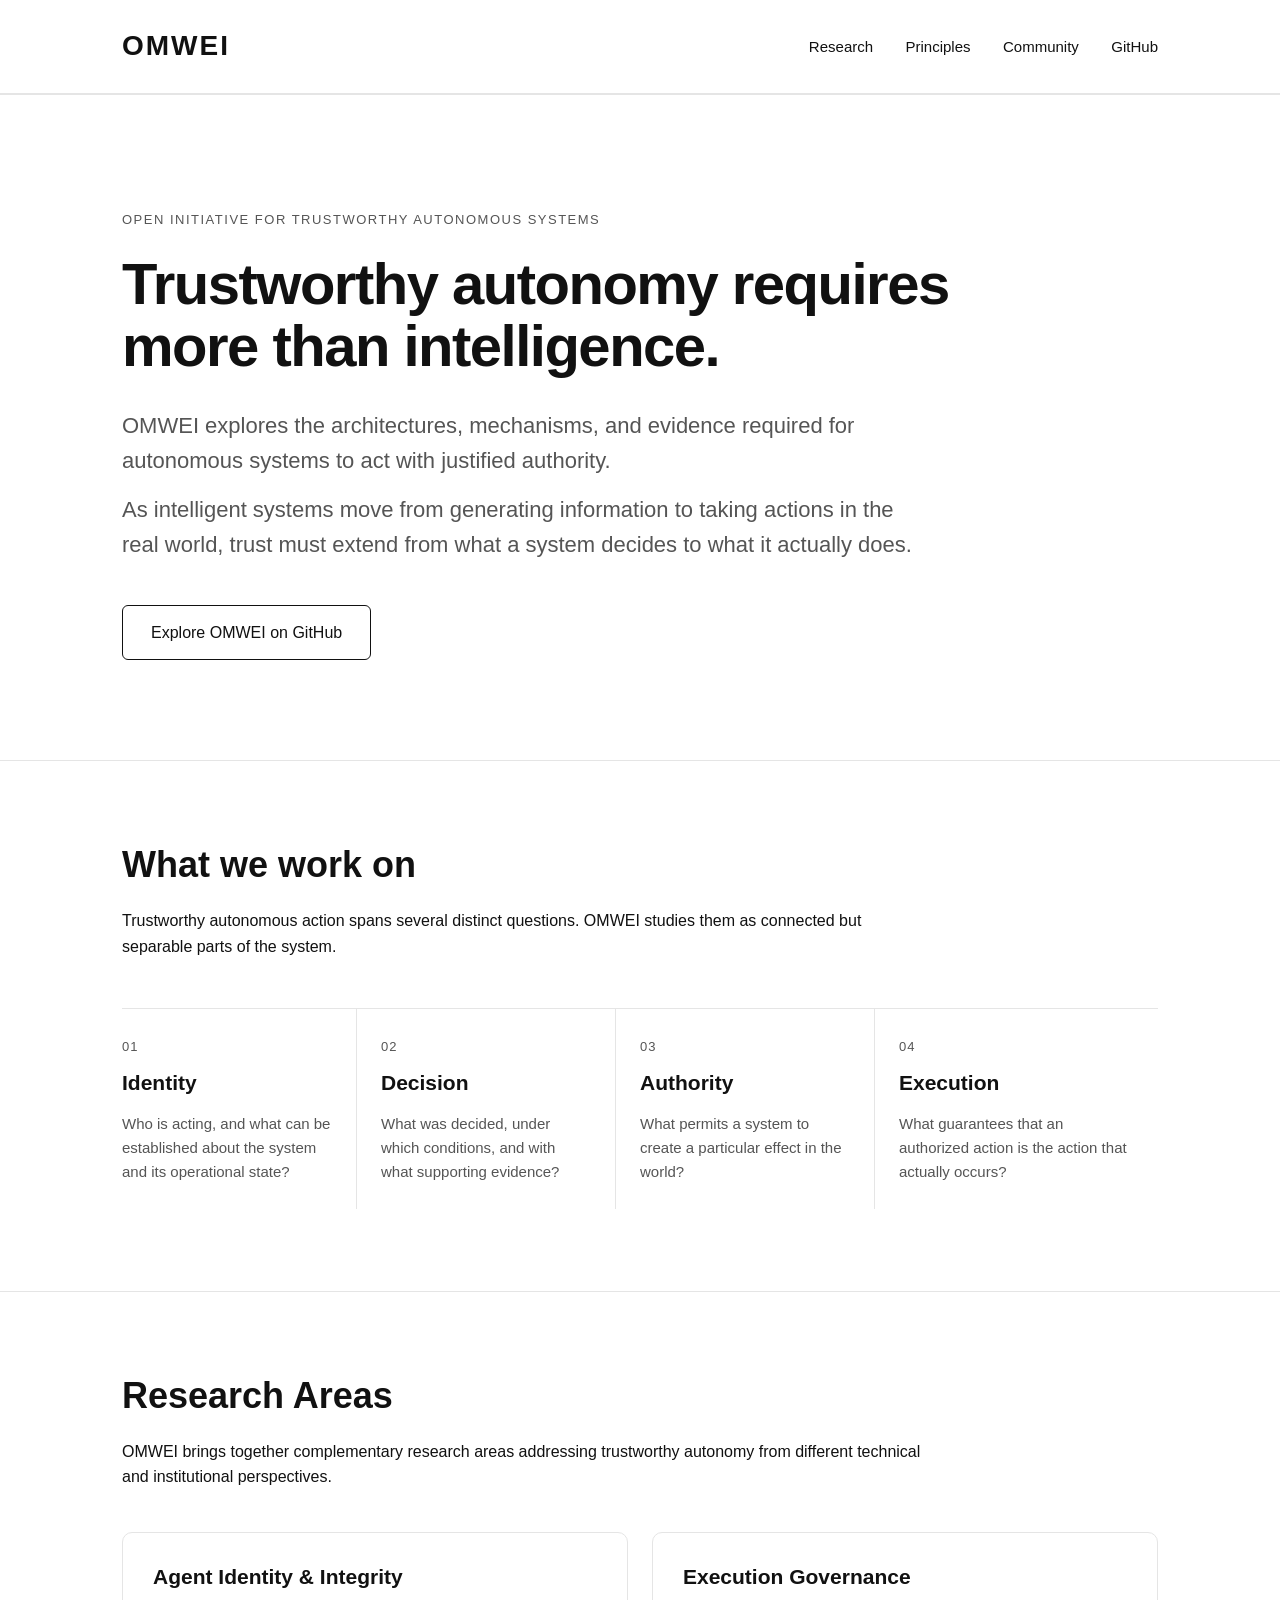
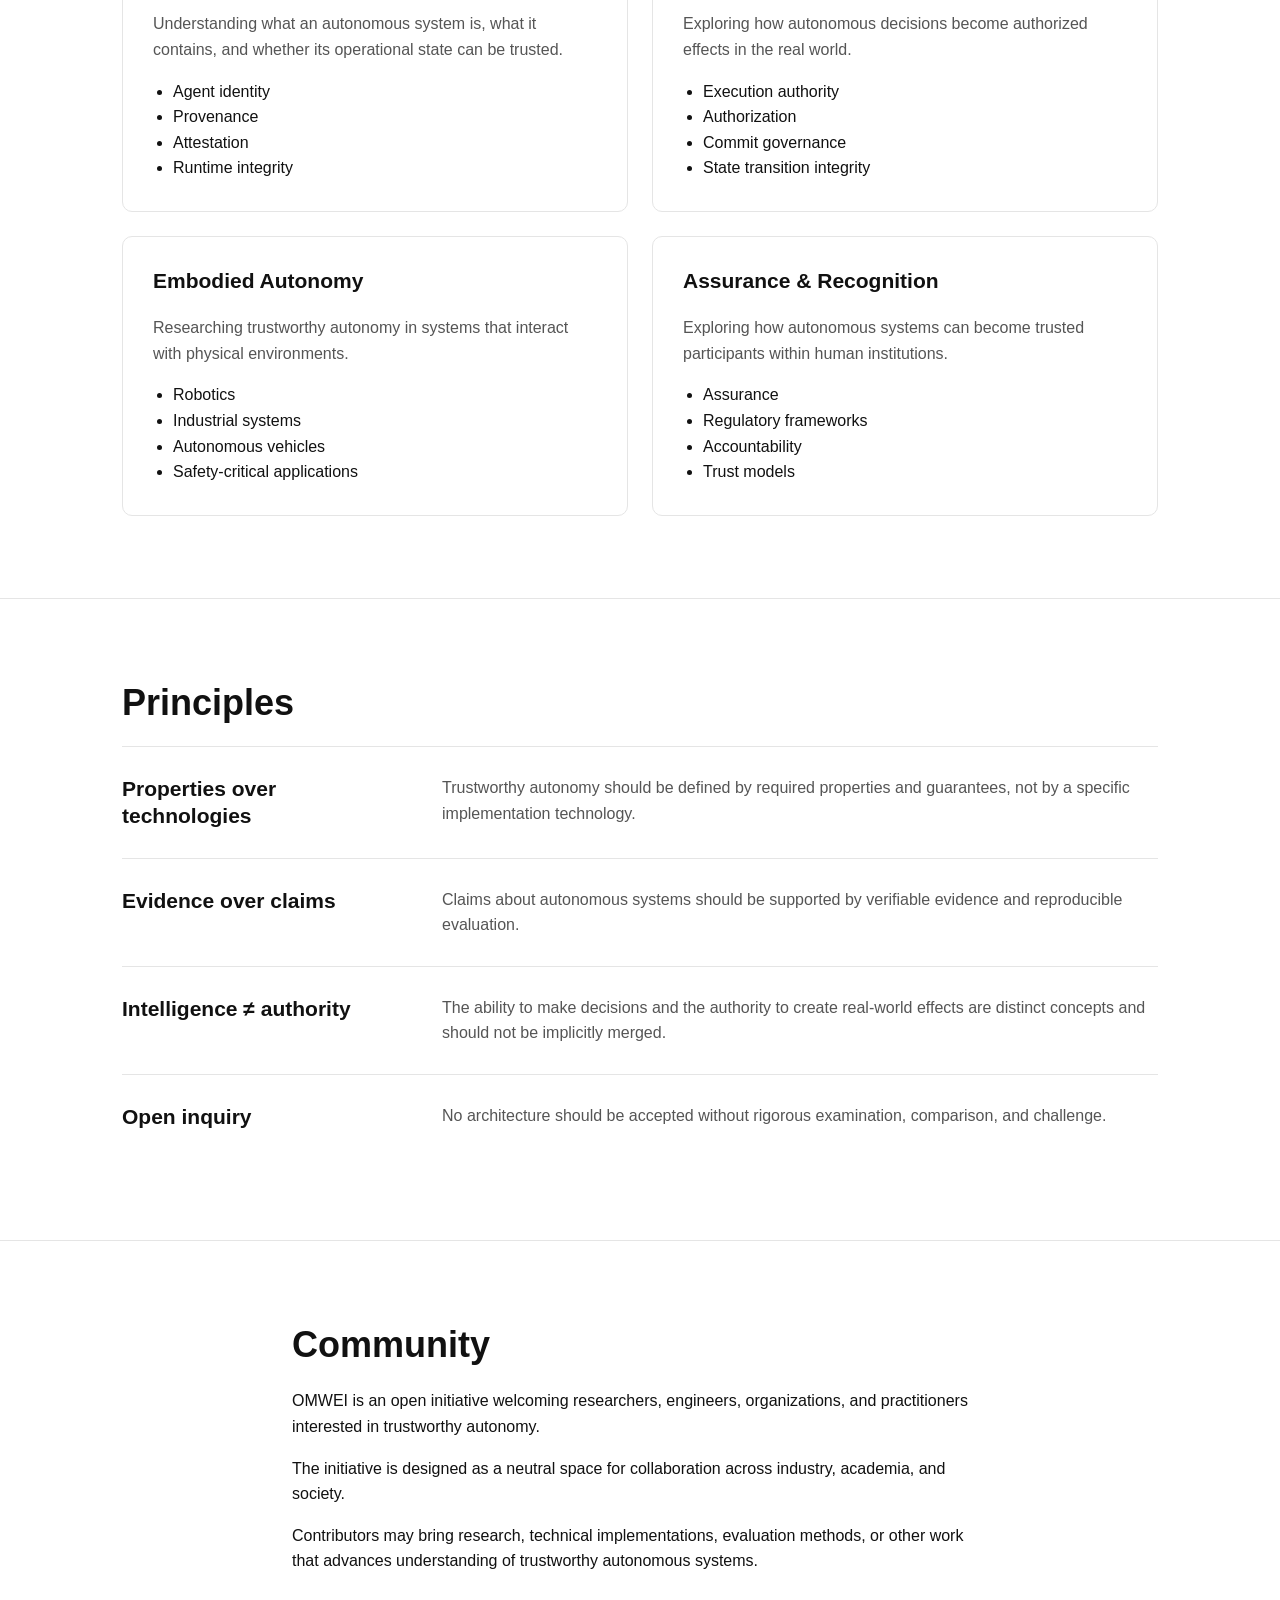
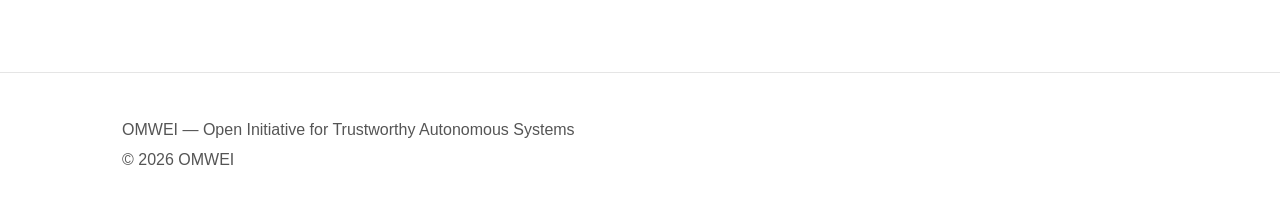
<file: index.html>
<!DOCTYPE html>
<html lang="en">
<head>
<meta charset="UTF-8">
<meta name="viewport" content="width=device-width, initial-scale=1.0">

<title>OMWEI — Open Initiative for Trustworthy Autonomous Systems</title>

<meta name="description" content="OMWEI explores the architectures, mechanisms, and evidence required for autonomous systems to act with justified authority.">

<style>
:root {
    --bg: #ffffff;
    --text: #111111;
    --muted: #555555;
    --line: #e5e5e5;
    --accent: #111111;
}

* { box-sizing: border-box; }

html { scroll-behavior: smooth; }

body {
    margin: 0;
    font-family: Inter, Arial, Helvetica, sans-serif;
    color: var(--text);
    background: var(--bg);
    line-height: 1.6;
}

.container {
    max-width: 1100px;
    margin: auto;
    padding: 0 32px;
}

header {
    border-bottom: 1px solid var(--line);
    padding: 24px 0;
}

.nav {
    display: flex;
    justify-content: space-between;
    align-items: center;
}

.logo {
    font-size: 28px;
    font-weight: 700;
    letter-spacing: 2px;
}

nav a {
    margin-left: 28px;
    text-decoration: none;
    color: var(--text);
    font-size: 15px;
}

.hero { padding: 115px 0 100px; }

.eyebrow {
    font-size: 13px;
    letter-spacing: 1.5px;
    text-transform: uppercase;
    color: var(--muted);
    margin-bottom: 22px;
}

.hero h1 {
    font-size: 58px;
    line-height: 1.08;
    max-width: 900px;
    margin: 0 0 30px;
    letter-spacing: -1.5px;
}

.hero p {
    font-size: 22px;
    max-width: 800px;
    color: var(--muted);
    margin: 0 0 14px;
}

section {
    padding: 82px 0;
    border-top: 1px solid var(--line);
}

h2 {
    font-size: 36px;
    line-height: 1.2;
    margin: 0 0 22px;
}

h3 {
    font-size: 21px;
    line-height: 1.3;
}

p { max-width: 800px; }

.button {
    display: inline-block;
    margin-top: 28px;
    padding: 14px 28px;
    border: 1px solid #111;
    text-decoration: none;
    color: #111;
    border-radius: 6px;
}

.dimensions {
    display: grid;
    grid-template-columns: repeat(4, 1fr);
    gap: 0;
    margin-top: 48px;
    border-top: 1px solid var(--line);
}

.dimension {
    padding: 28px 24px 10px 0;
    margin-right: 24px;
    border-right: 1px solid var(--line);
}

.dimension:last-child {
    border-right: 0;
    margin-right: 0;
}

.dimension .number {
    font-size: 13px;
    color: var(--muted);
    letter-spacing: 1px;
}

.dimension h3 { margin: 12px 0 10px; }

.dimension p {
    color: var(--muted);
    font-size: 15px;
}

.grid {
    display: grid;
    grid-template-columns: repeat(2, 1fr);
    gap: 24px;
    margin-top: 42px;
}

.card {
    border: 1px solid var(--line);
    padding: 30px;
    border-radius: 10px;
}

.card h3 { margin-top: 0; }

.card p { color: var(--muted); }

.card ul {
    padding-left: 20px;
    margin-bottom: 0;
}

.principle {
    display: grid;
    grid-template-columns: 280px 1fr;
    gap: 40px;
    padding: 28px 0;
    border-top: 1px solid var(--line);
}

.principle h3 {
    margin: 0;
}

.principle p {
    margin: 0;
    color: var(--muted);
}

.community-copy {
    max-width: 760px;
}

footer {
    border-top: 1px solid var(--line);
    padding: 40px 0;
    color: var(--muted);
}

footer p { margin: 4px 0; }

@media(max-width:800px){
    .hero h1 { font-size: 44px; }
    .dimensions { grid-template-columns: repeat(2, 1fr); }
    .dimension:nth-child(2) { border-right: 0; }
    .principle { grid-template-columns: 1fr; gap: 8px; }
}

@media(max-width:600px){
    .container { padding: 0 22px; }
    header { padding: 20px 0; }
    nav { display: none; }
    .hero { padding: 78px 0 70px; }
    .hero h1 { font-size: 38px; letter-spacing: -0.8px; }
    .hero p { font-size: 19px; }
    section { padding: 64px 0; }
    h2 { font-size: 31px; }
    .dimensions, .grid { grid-template-columns: 1fr; }
    .dimension {
        border-right: 0;
        border-bottom: 1px solid var(--line);
        padding: 24px 0;
        margin-right: 0;
    }
    .dimension:last-child { border-bottom: 0; }
    .card { padding: 24px; }
}
</style>
</head>

<body>
<header>
<div class="container nav">
<div class="logo">OMWEI</div>
<nav>
<a href="#research">Research</a>
<a href="#principles">Principles</a>
<a href="#community">Community</a>
<a href="https://github.com/omwei-org">GitHub</a>
</nav>
</div>
</header>

<main>
<section class="hero">
<div class="container">
<div class="eyebrow">Open Initiative for Trustworthy Autonomous Systems</div>
<h1>Trustworthy autonomy requires more than intelligence.</h1>
<p>OMWEI explores the architectures, mechanisms, and evidence required for autonomous systems to act with justified authority.</p>
<p>As intelligent systems move from generating information to taking actions in the real world, trust must extend from what a system decides to what it actually does.</p>
<a class="button" href="https://github.com/omwei-org">Explore OMWEI on GitHub</a>
</div>
</section>

<section id="research">
<div class="container">
<h2>What we work on</h2>
<p>Trustworthy autonomous action spans several distinct questions. OMWEI studies them as connected but separable parts of the system.</p>

<div class="dimensions">
<div class="dimension">
<div class="number">01</div>
<h3>Identity</h3>
<p>Who is acting, and what can be established about the system and its operational state?</p>
</div>
<div class="dimension">
<div class="number">02</div>
<h3>Decision</h3>
<p>What was decided, under which conditions, and with what supporting evidence?</p>
</div>
<div class="dimension">
<div class="number">03</div>
<h3>Authority</h3>
<p>What permits a system to create a particular effect in the world?</p>
</div>
<div class="dimension">
<div class="number">04</div>
<h3>Execution</h3>
<p>What guarantees that an authorized action is the action that actually occurs?</p>
</div>
</div>
</div>
</section>

<section>
<div class="container">
<h2>Research Areas</h2>
<p>OMWEI brings together complementary research areas addressing trustworthy autonomy from different technical and institutional perspectives.</p>

<div class="grid">
<div class="card">
<h3>Agent Identity & Integrity</h3>
<p>Understanding what an autonomous system is, what it contains, and whether its operational state can be trusted.</p>
<ul>
<li>Agent identity</li>
<li>Provenance</li>
<li>Attestation</li>
<li>Runtime integrity</li>
</ul>
</div>

<div class="card">
<h3>Execution Governance</h3>
<p>Exploring how autonomous decisions become authorized effects in the real world.</p>
<ul>
<li>Execution authority</li>
<li>Authorization</li>
<li>Commit governance</li>
<li>State transition integrity</li>
</ul>
</div>

<div class="card">
<h3>Embodied Autonomy</h3>
<p>Researching trustworthy autonomy in systems that interact with physical environments.</p>
<ul>
<li>Robotics</li>
<li>Industrial systems</li>
<li>Autonomous vehicles</li>
<li>Safety-critical applications</li>
</ul>
</div>

<div class="card">
<h3>Assurance & Recognition</h3>
<p>Exploring how autonomous systems can become trusted participants within human institutions.</p>
<ul>
<li>Assurance</li>
<li>Regulatory frameworks</li>
<li>Accountability</li>
<li>Trust models</li>
</ul>
</div>
</div>
</div>
</section>

<section id="principles">
<div class="container">
<h2>Principles</h2>

<div class="principle">
<h3>Properties over technologies</h3>
<p>Trustworthy autonomy should be defined by required properties and guarantees, not by a specific implementation technology.</p>
</div>

<div class="principle">
<h3>Evidence over claims</h3>
<p>Claims about autonomous systems should be supported by verifiable evidence and reproducible evaluation.</p>
</div>

<div class="principle">
<h3>Intelligence ≠ authority</h3>
<p>The ability to make decisions and the authority to create real-world effects are distinct concepts and should not be implicitly merged.</p>
</div>

<div class="principle">
<h3>Open inquiry</h3>
<p>No architecture should be accepted without rigorous examination, comparison, and challenge.</p>
</div>
</div>
</section>

<section id="community">
<div class="container community-copy">
<h2>Community</h2>
<p>OMWEI is an open initiative welcoming researchers, engineers, organizations, and practitioners interested in trustworthy autonomy.</p>
<p>The initiative is designed as a neutral space for collaboration across industry, academia, and society.</p>
<p>Contributors may bring research, technical implementations, evaluation methods, or other work that advances understanding of trustworthy autonomous systems.</p>
</div>
</section>
</main>

<footer>
<div class="container">
<p>OMWEI — Open Initiative for Trustworthy Autonomous Systems</p>
<p>© 2026 OMWEI</p>
</div>
</footer>
</body>
</html>
</file>
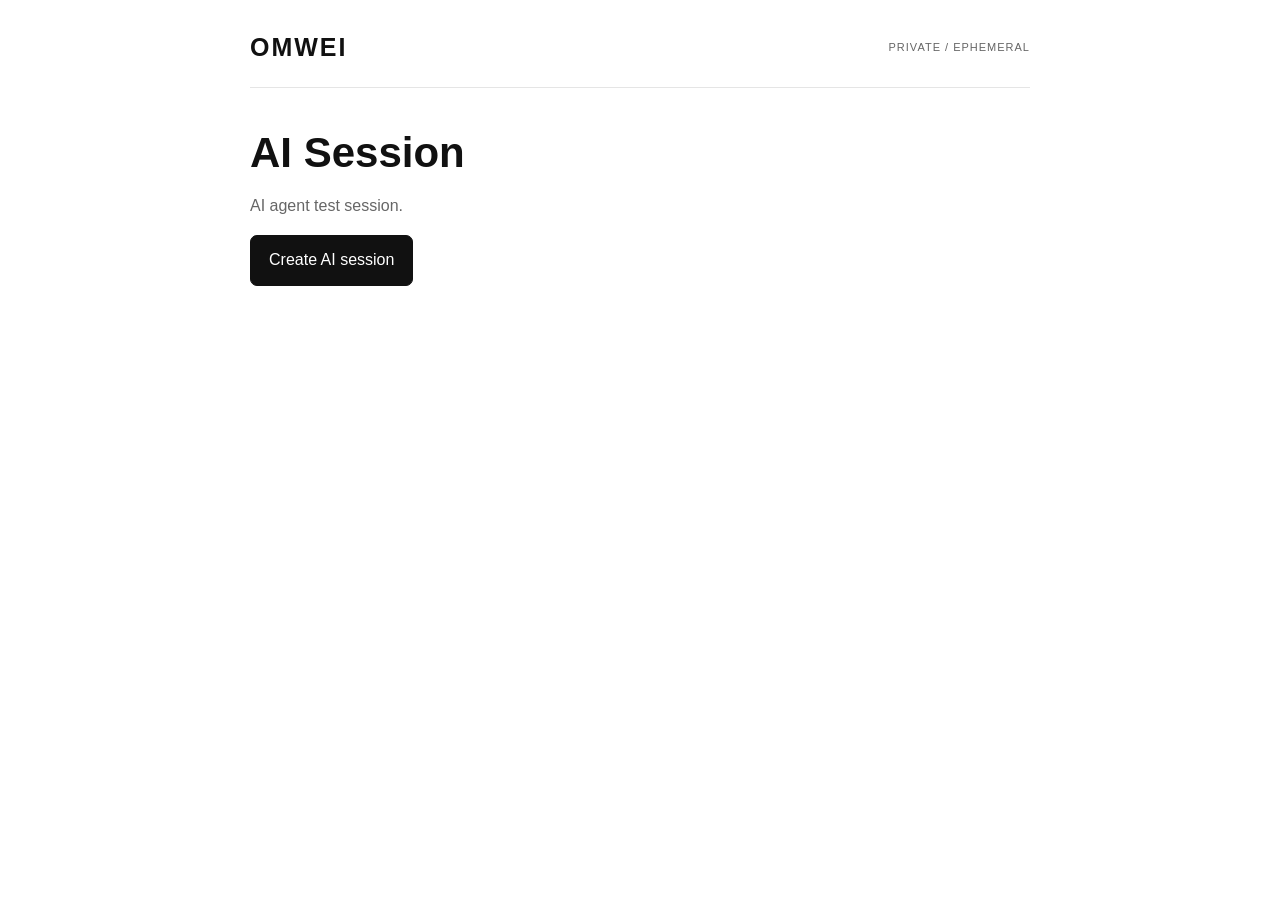
<file: session.html>
<!DOCTYPE html>
<html lang="en">
<head>
<meta charset="UTF-8">
<meta name="viewport" content="width=device-width, initial-scale=1.0">
<title>OMWEI — AI Session</title>
<meta name="description" content="AI agent test session.">
<link rel="stylesheet" href="chat.css">
</head>
<body>
<main class="shell">
  <header class="top">
    <a class="brand" href="/">OMWEI</a>
    <span class="badge">PRIVATE / EPHEMERAL</span>
  </header>

  <section id="welcome" class="panel">
    <h1>AI Session</h1>
    <p class="muted">AI agent test session.</p>
    <button id="createBtn" class="primary">Create AI session</button>
    <p id="status" class="status"></p>
  </section>

  <section id="invite" class="panel hidden">
    <h2>Invite the other person</h2>
    <p class="muted">Send this one-time invite link to the other participant. Keep it private.</p>
    <textarea id="inviteLink" readonly></textarea>
    <div class="actions">
      <button id="copyBtn" class="primary">Copy invite</button>
      <button id="openBtn" class="secondary">Open session</button>
    </div>
    <p id="inviteStatus" class="status"></p>
  </section>

  <section id="chat" class="panel hidden">
    <div class="chatHead">
      <div>
        <h2>AI Session</h2>
        <p id="peerStatus" class="muted">Connecting…</p>
      </div>
      <div class="actions">
        <button id="deleteBtn" class="secondary">Clear session</button>
        <button id="endBtn" class="secondary">End session</button>
      </div>
    </div>
    <div id="messages" class="messages" aria-live="polite"></div>
    <form id="sendForm" class="composer">
      <textarea id="messageInput" maxlength="4000" placeholder="Write a message…" required></textarea>
      <button class="primary" type="submit">Send</button>
    </form>
    <p id="chatStatus" class="status"></p>
  </section>
</main>
<script src="chat.js?v=8" defer></script>
</body>
</html>
</file>
<file: chat.css>
:root{--bg:#fff;--text:#111;--muted:#666;--line:#e5e5e5;--soft:#f6f6f6}
*{box-sizing:border-box}
body{margin:0;background:var(--bg);color:var(--text);font:16px/1.55 Inter,Arial,sans-serif}
.shell{max-width:820px;margin:auto;padding:28px 20px 60px}
.top{display:flex;justify-content:space-between;align-items:center;border-bottom:1px solid var(--line);padding-bottom:20px}
.brand{font-size:25px;font-weight:700;letter-spacing:2px;color:inherit;text-decoration:none}
.badge{font-size:11px;letter-spacing:1px;color:var(--muted)}
.panel{margin-top:42px}
.hidden{display:none}
h1{font-size:42px;line-height:1.1;margin:0 0 18px}
h2{font-size:28px;line-height:1.2;margin:0 0 12px}
.muted{color:var(--muted);max-width:680px}
button{font:inherit;cursor:pointer;border-radius:7px;padding:12px 18px}
.primary{background:#111;color:#fff;border:1px solid #111}
.secondary{background:#fff;color:#111;border:1px solid #bbb}
.actions{display:flex;gap:10px;margin-top:12px}
textarea{font:inherit;width:100%;resize:vertical;border:1px solid #ccc;border-radius:7px;padding:12px}
#inviteLink{min-height:92px;margin-top:15px}
.status{min-height:1.5em;color:var(--muted)}
.chatHead{display:flex;justify-content:space-between;gap:20px;align-items:flex-start;border-bottom:1px solid var(--line);padding-bottom:16px}
.messages{height:52vh;min-height:320px;overflow:auto;border:1px solid var(--line);border-radius:10px;padding:16px;margin:18px 0;background:var(--soft)}
.message{max-width:80%;padding:10px 13px;border-radius:12px;margin:8px 0;white-space:pre-wrap;overflow-wrap:anywhere}
.message.mine{margin-left:auto;background:#111;color:#fff}
.message.theirs{background:#fff;border:1px solid var(--line)}
.message small{display:block;opacity:.55;font-size:10px;margin-top:3px}
.composer{display:grid;grid-template-columns:1fr auto;gap:10px}
#messageInput{min-height:48px}
@media(max-width:600px){h1{font-size:34px}.composer{grid-template-columns:1fr}.message{max-width:92%}}
</file>
